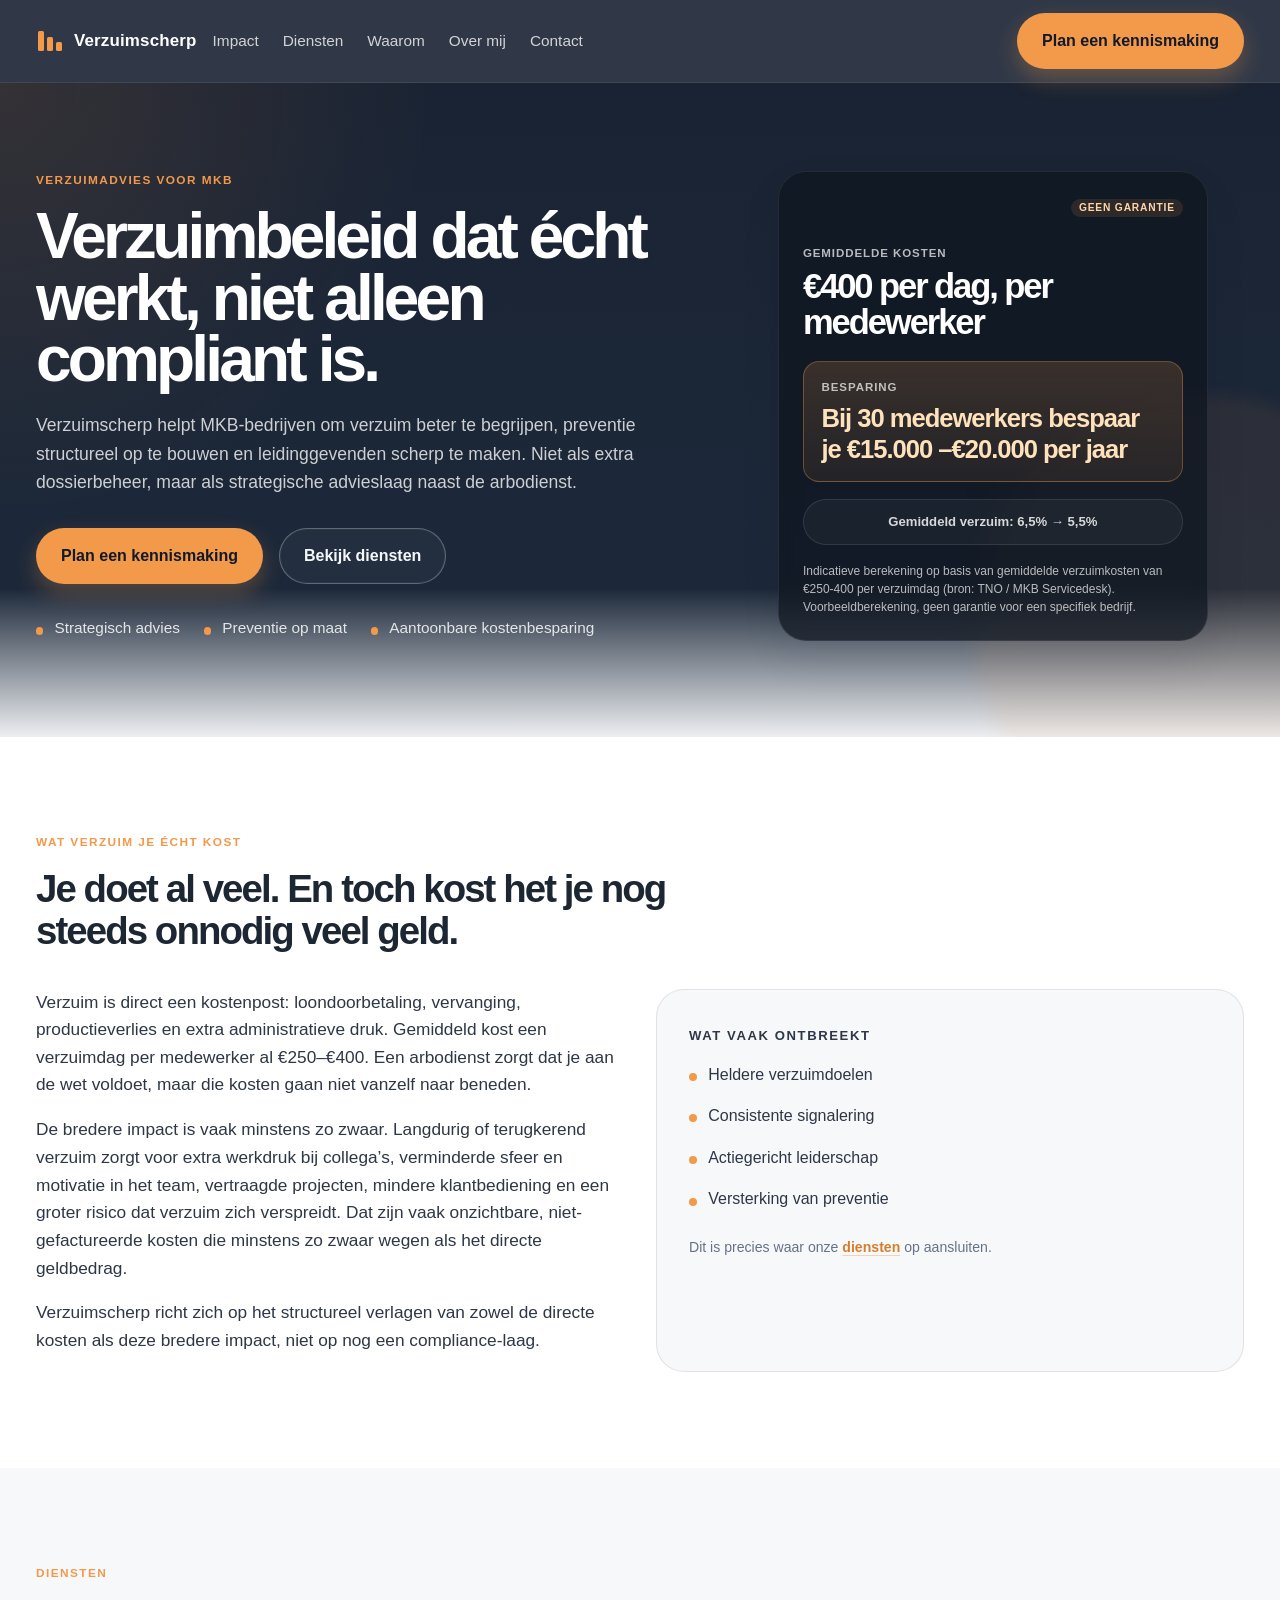
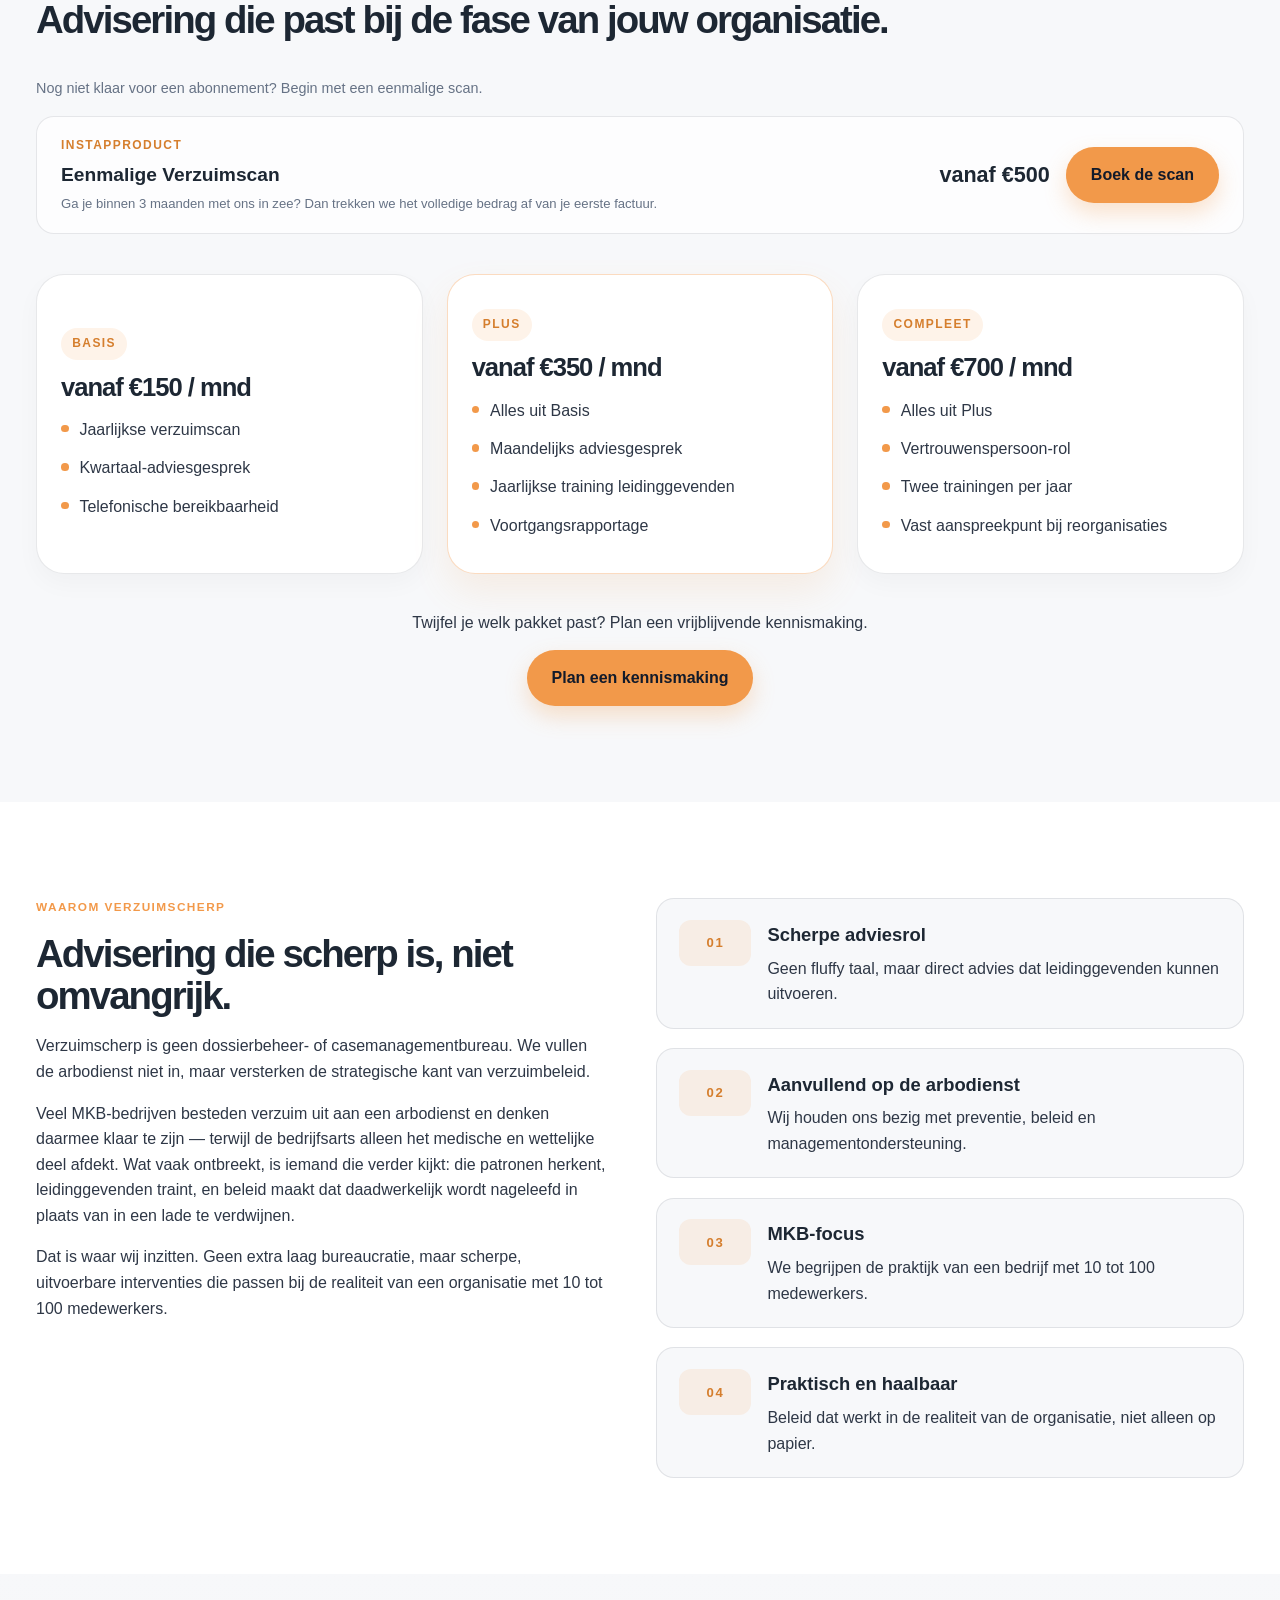
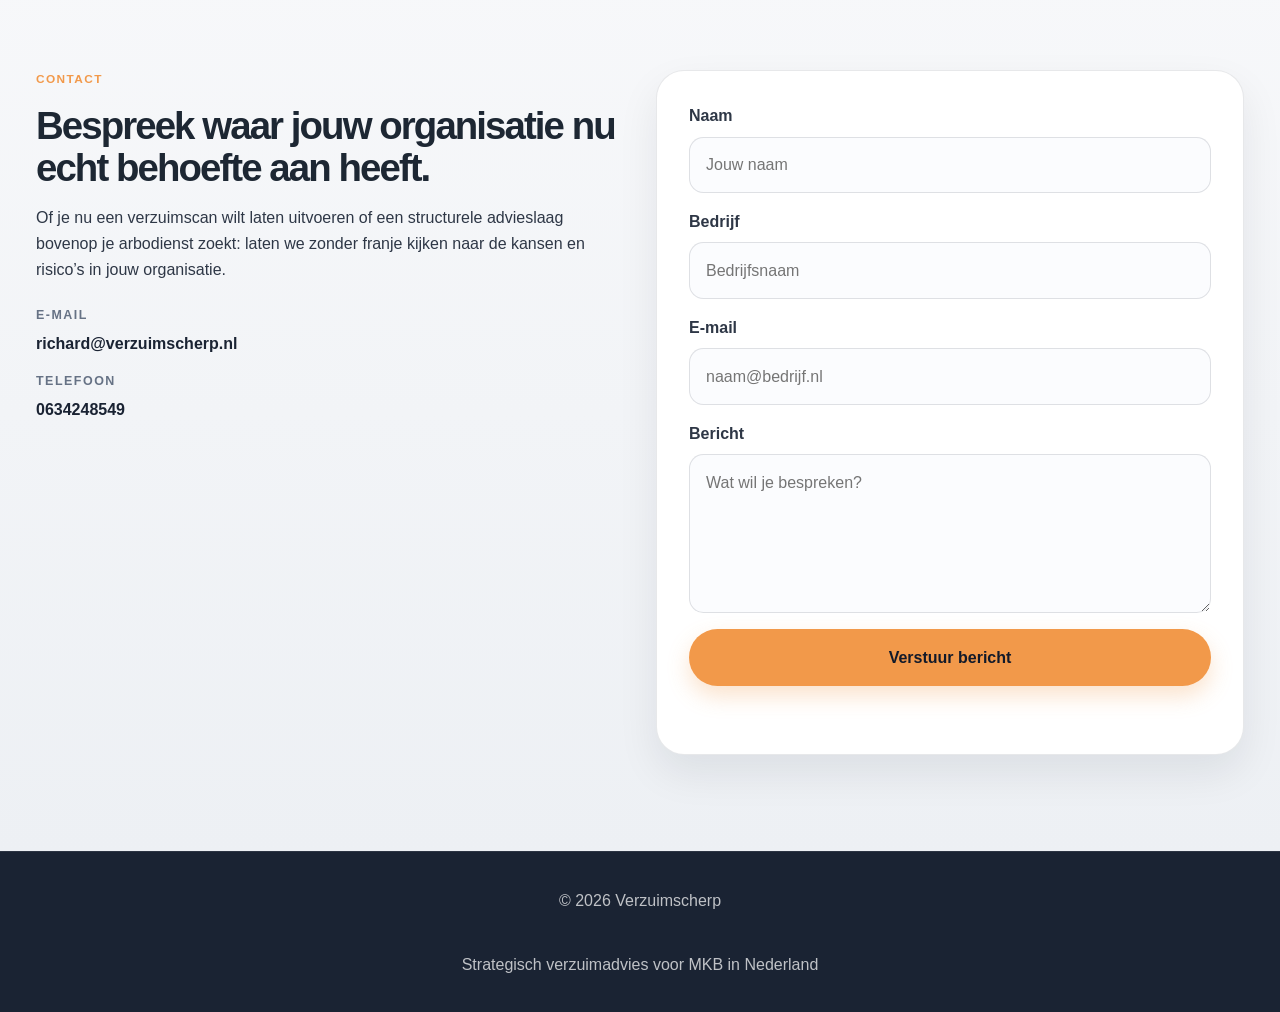
<file: index.html>
<!DOCTYPE html>
<html lang="nl">
  <head>
    <meta charset="UTF-8" />
    <meta name="viewport" content="width=device-width, initial-scale=1.0" />
    <meta
      name="description"
      content="Verzuimscherp helpt MKB-bedrijven met strategisch verzuimadvies, preventie en beleid dat echt werkt."
    />
    <title>Verzuimscherp | Verzuimadvies voor MKB</title>
    <link rel="icon" type="image/svg+xml" href="favicon.svg" />
    <link rel="stylesheet" href="style.css" />
  </head>
  <body>
    <div class="page-shell">
      <header class="site-header">
        <div class="container header-inner">
          <a class="brand" href="#top" aria-label="Verzuimscherp home">
            <svg class="brand-mark" width="28" height="28" viewBox="0 0 28 28" xmlns="http://www.w3.org/2000/svg" aria-hidden="true">
              <rect x="2" y="4" width="6" height="20" rx="1.5" fill="#F2994A"/>
              <rect x="11" y="10" width="6" height="14" rx="1.5" fill="#F2994A"/>
              <rect x="20" y="15" width="6" height="9" rx="1.5" fill="#F2994A"/>
            </svg>
            <span class="brand-text">Verzuimscherp</span>
          </a>

          <nav class="main-nav" aria-label="Hoofdnavigatie">
            <a href="#impact">Impact</a>
            <a href="#diensten">Diensten</a>
            <a href="#waarom">Waarom</a>
            <a href="about.html">Over mij</a>
            <a href="#contact">Contact</a>
          </nav>

          <a class="button button-primary header-cta" href="#contact">Plan een kennismaking</a>
        </div>
      </header>

      <main id="top">
        <section class="hero">
          <div class="container hero-grid">
            <div class="hero-copy">
              <p class="eyebrow">Verzuimadvies voor MKB</p>
              <h1>Verzuimbeleid dat écht werkt, niet alleen compliant is.</h1>
              <p class="lead">
                Verzuimscherp helpt MKB-bedrijven om verzuim beter te begrijpen, preventie
                structureel op te bouwen en leidinggevenden scherp te maken. Niet als
                extra dossierbeheer, maar als strategische advieslaag naast de arbodienst.
              </p>

              <div class="hero-actions">
                <a class="button button-primary" href="#contact">Plan een kennismaking</a>
                <a class="button button-secondary" href="#diensten">Bekijk diensten</a>
              </div>

              <ul class="hero-points" aria-label="Belangrijkste voordelen">
                <li>Strategisch advies</li>
                <li>Preventie op maat</li>
                <li>Aantoonbare kostenbesparing</li>
              </ul>
            </div>

            <div class="hero-visual">
              <div class="visual-card comparison-card">
                <div class="comparison-header">
                  <div></div>
                  <span class="tag">Geen garantie</span>
                </div>

                <div class="cost-pain">
                  <span class="cost-pain-label">Gemiddelde kosten</span>
                  <strong>€400 per dag, per medewerker</strong>
                </div>

                <div class="savings-panel">
                  <span class="savings-label">Besparing</span>
                  <strong>Bij 30 medewerkers bespaar je €15.000 –€20.000 per jaar</strong>
                </div>

                <div class="comparison-bar" aria-label="Gemiddeld verzuim percentage verschil">
                  <span>Gemiddeld verzuim: 6,5% → 5,5%</span>
                </div>

                <p class="comparison-disclaimer">
                  Indicatieve berekening op basis van gemiddelde verzuimkosten van €250-400 per verzuimdag (bron: TNO / MKB Servicedesk).
                  Voorbeeldberekening, geen garantie voor een specifiek bedrijf.
                </p>
              </div>
            </div>
          </div>
        </section>

        <section id="impact" class="section problem">
          <div class="container">
            <div class="section-heading narrow">
              <p class="eyebrow">WAT VERZUIM JE ÉCHT KOST</p>
              <h2>Je doet al veel. En toch kost het je nog steeds onnodig veel geld.</h2>
            </div>

            <div class="problem-grid">
              <div class="problem-copy">
                <p>
                  Verzuim is direct een kostenpost: loondoorbetaling, vervanging, productieverlies
                  en extra administratieve druk. Gemiddeld kost een verzuimdag per medewerker
                  al €250–€400. Een arbodienst zorgt dat je aan de wet voldoet, maar die
                  kosten gaan niet vanzelf naar beneden.
                </p>
                <p>
                  De bredere impact is vaak minstens zo zwaar. Langdurig of terugkerend verzuim
                  zorgt voor extra werkdruk bij collega’s, verminderde sfeer en motivatie in het
                  team, vertraagde projecten, mindere klantbediening en een groter risico dat
                  verzuim zich verspreidt. Dat zijn vaak onzichtbare, niet-gefactureerde kosten
                  die minstens zo zwaar wegen als het directe geldbedrag.
                </p>
                <p>
                  Verzuimscherp richt zich op het structureel verlagen van zowel de directe
                  kosten als deze bredere impact, niet op nog een compliance-laag.
                </p>
              </div>

              <div class="problem-panel">
                <div class="panel-block">
                  <span class="kicker">Wat vaak ontbreekt</span>
                  <ul>
                    <li>Heldere verzuimdoelen</li>
                    <li>Consistente signalering</li>
                    <li>Actiegericht leiderschap</li>
                    <li>Versterking van preventie</li>
                  </ul>
                  <p class="panel-link">Dit is precies waar onze <a href="#diensten">diensten</a> op aansluiten.</p>
                </div>
              </div>
            </div>
          </div>
        </section>

        <section id="diensten" class="section services">
          <div class="container">
            <div class="section-heading">
              <p class="eyebrow">Diensten</p>
              <h2>Advisering die past bij de fase van jouw organisatie.</h2>
            </div>

            <p class="entry-transition">Nog niet klaar voor een abonnement? Begin met een eenmalige scan.</p>
            <div class="entry-offer">
              <div class="entry-copy">
                <span class="entry-label">Instapproduct</span>
                <strong>Eenmalige Verzuimscan</strong>
                <small>Ga je binnen 3 maanden met ons in zee? Dan trekken we het volledige bedrag af van je eerste factuur.</small>
              </div>
              <span class="entry-price">vanaf €500</span>
              <a class="button button-primary entry-offer-button" href="#contact">Boek de scan</a>
            </div>

            <div class="pricing-grid">
              <article class="pricing-card">
                <div class="card-top">
                  <span class="tier">Basis</span>
                  <h3>vanaf €150 / mnd</h3>
                </div>
                <ul>
                  <li id="dienst-verzuimscan">Jaarlijkse verzuimscan</li>
                  <li id="dienst-preventieadvies">Kwartaal-adviesgesprek</li>
                  <li>Telefonische bereikbaarheid</li>
                </ul>
              </article>

              <article class="pricing-card featured">
                <div class="card-top">
                  <span class="tier">Plus</span>
                  <h3>vanaf €350 / mnd</h3>
                </div>
                <ul>
                  <li>Alles uit Basis</li>
                  <li>Maandelijks adviesgesprek</li>
                  <li id="dienst-training">Jaarlijkse training leidinggevenden</li>
                  <li>Voortgangsrapportage</li>
                </ul>
              </article>

              <article class="pricing-card">
                <div class="card-top">
                  <span class="tier">Compleet</span>
                  <h3>vanaf €700 / mnd</h3>
                </div>
                <ul>
                  <li>Alles uit Plus</li>
                  <li>Vertrouwenspersoon-rol</li>
                  <li>Twee trainingen per jaar</li>
                  <li>Vast aanspreekpunt bij reorganisaties</li>
                </ul>
              </article>
            </div>

            <div class="pricing-cta">
              <p>Twijfel je welk pakket past? Plan een vrijblijvende kennismaking.</p>
              <a class="button button-primary" href="#contact">Plan een kennismaking</a>
            </div>
          </div>
        </section>

        <section id="waarom" class="section why-us">
          <div class="container why-grid">
            <div class="why-copy">
              <p class="eyebrow">WAAROM VERZUIMSCHERP</p>
              <h2>Advisering die scherp is, niet omvangrijk.</h2>
              <p>
                Verzuimscherp is geen dossierbeheer- of casemanagementbureau. We vullen de
                arbodienst niet in, maar versterken de strategische kant van verzuimbeleid.
              </p>
              <p>
                Veel MKB-bedrijven besteden verzuim uit aan een arbodienst en denken daarmee
                klaar te zijn — terwijl de bedrijfsarts alleen het medische en wettelijke deel
                afdekt. Wat vaak ontbreekt, is iemand die verder kijkt: die patronen herkent,
                leidinggevenden traint, en beleid maakt dat daadwerkelijk wordt nageleefd in
                plaats van in een lade te verdwijnen.
              </p>
              <p>
                Dat is waar wij inzitten. Geen extra laag bureaucratie, maar scherpe,
                uitvoerbare interventies die passen bij de realiteit van een organisatie met
                10 tot 100 medewerkers.
              </p>
            </div>

            <div class="usp-list">
              <div class="usp-item">
                <span class="usp-number">01</span>
                <div>
                  <h3>Scherpe adviesrol</h3>
                  <p>Geen fluffy taal, maar direct advies dat leidinggevenden kunnen uitvoeren.</p>
                </div>
              </div>

              <div class="usp-item">
                <span class="usp-number">02</span>
                <div>
                  <h3>Aanvullend op de arbodienst</h3>
                  <p>Wij houden ons bezig met preventie, beleid en managementondersteuning.</p>
                </div>
              </div>

              <div class="usp-item">
                <span class="usp-number">03</span>
                <div>
                  <h3>MKB-focus</h3>
                  <p>We begrijpen de praktijk van een bedrijf met 10 tot 100 medewerkers.</p>
                </div>
              </div>

              <div class="usp-item">
                <span class="usp-number">04</span>
                <div>
                  <h3>Praktisch en haalbaar</h3>
                  <p>Beleid dat werkt in de realiteit van de organisatie, niet alleen op papier.</p>
                </div>
              </div>
            </div>
          </div>
        </section>

        <section id="contact" class="section contact">
          <div class="container contact-grid">
            <div class="contact-copy">
              <p class="eyebrow">Contact</p>
              <h2>Bespreek waar jouw organisatie nu echt behoefte aan heeft.</h2>
              <p>
                Of je nu een verzuimscan wilt laten uitvoeren of een structurele advieslaag
                bovenop je arbodienst zoekt: laten we zonder franje kijken naar de kansen en
                risico’s in jouw organisatie.
              </p>

              <div class="contact-details">
                <div>
                  <span>E-mail</span>
                  <a href="mailto:richard@verzuimscherp.nl">richard@verzuimscherp.nl</a>
                </div>
                <div>
                  <span>Telefoon</span>
                  <a href="tel:+31634248549">0634248549</a>
                </div>
              </div>
            </div>

            <form id="lead-form" class="contact-form">
              <div class="field-group">
                <label for="name">Naam</label>
                <input id="name" name="name" type="text" placeholder="Jouw naam" required />
              </div>

              <div class="field-group">
                <label for="company">Bedrijf</label>
                <input id="company" name="company" type="text" placeholder="Bedrijfsnaam" required />
              </div>

              <div class="field-group">
                <label for="email">E-mail</label>
                <input id="email" name="email" type="email" placeholder="naam@bedrijf.nl" required />
              </div>

              <div class="field-group">
                <label for="message">Bericht</label>
                <textarea id="message" name="message" rows="5" placeholder="Wat wil je bespreken?" required></textarea>
              </div>

              <button type="submit" class="button button-primary button-full">Verstuur bericht</button>
              <p class="form-status" aria-live="polite"></p>
            </form>
          </div>
        </section>
      </main>

      <footer class="site-footer">
        <div class="container footer-inner">
          <p>© <span id="year"></span> Verzuimscherp</p>
          <p>Strategisch verzuimadvies voor MKB in Nederland</p>
        </div>
      </footer>
    </div>

    <script src="script.js"></script>
  </body>
</html>
</file>
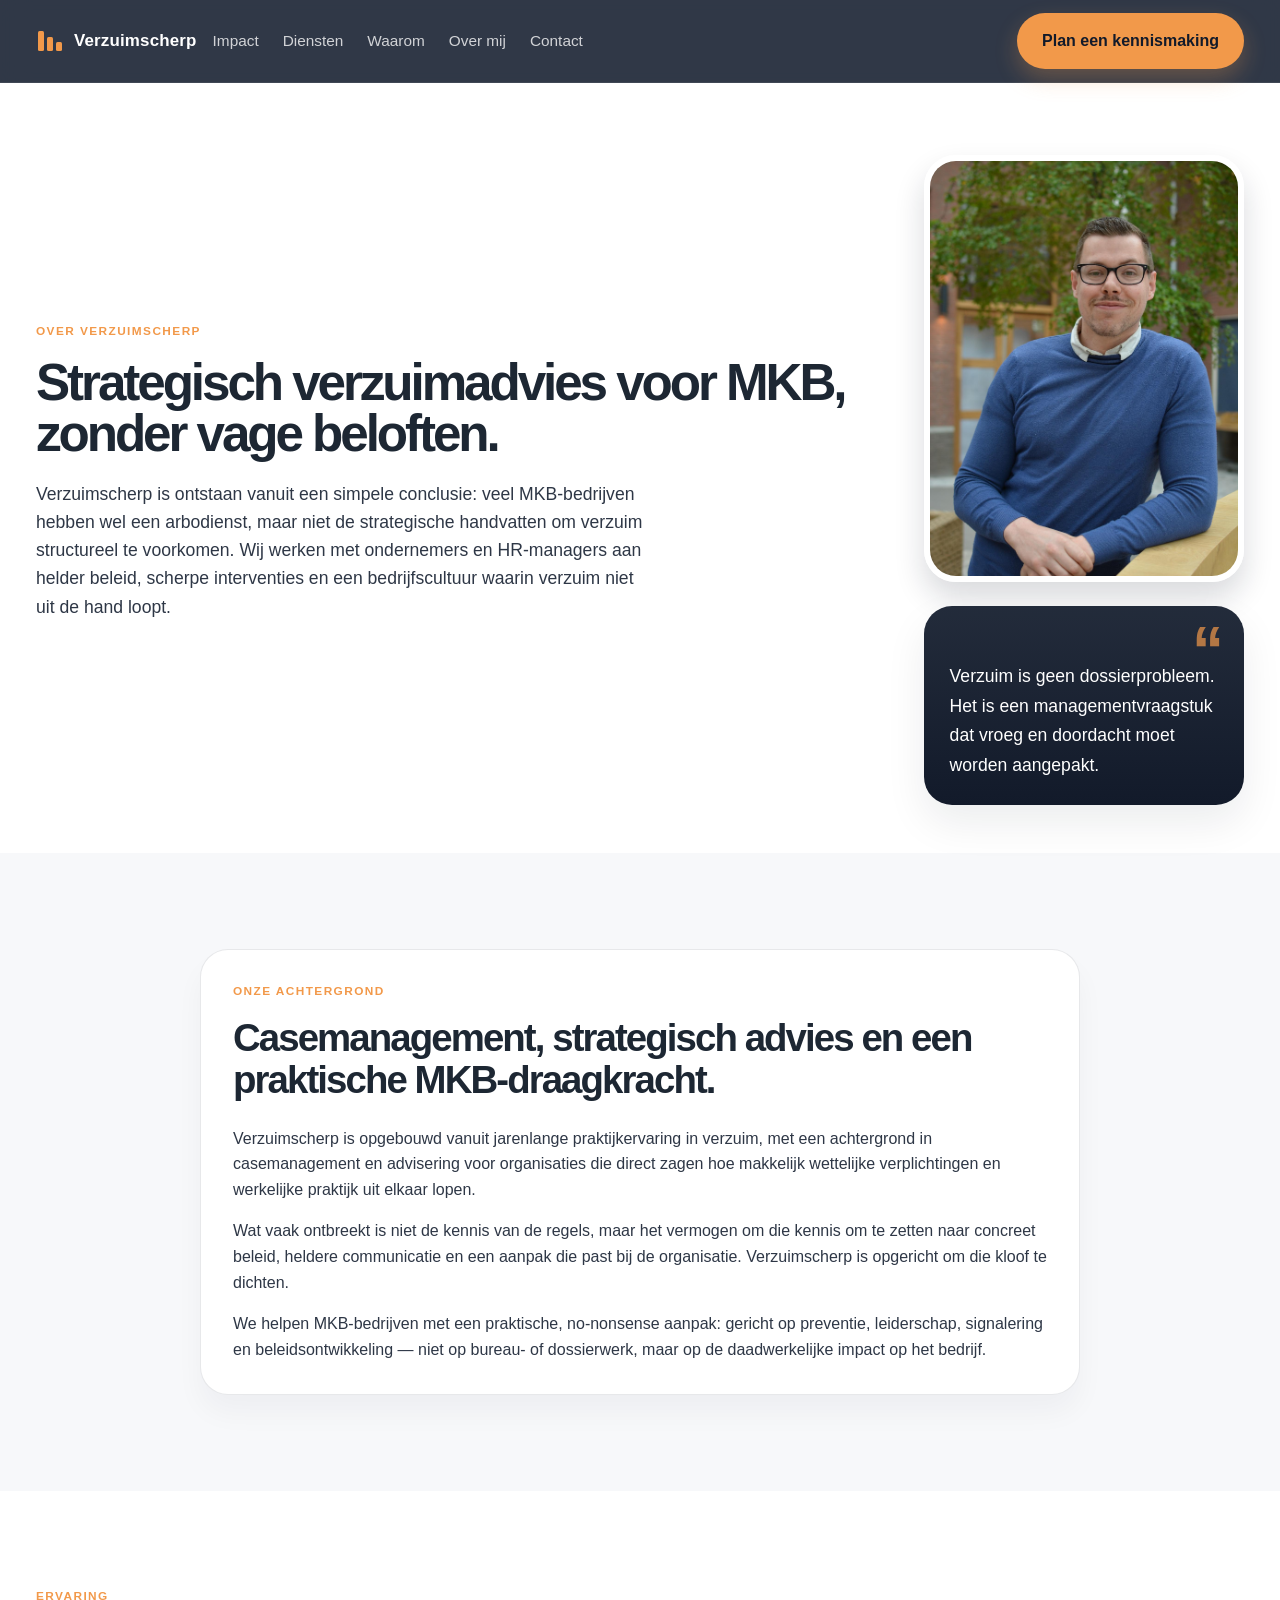
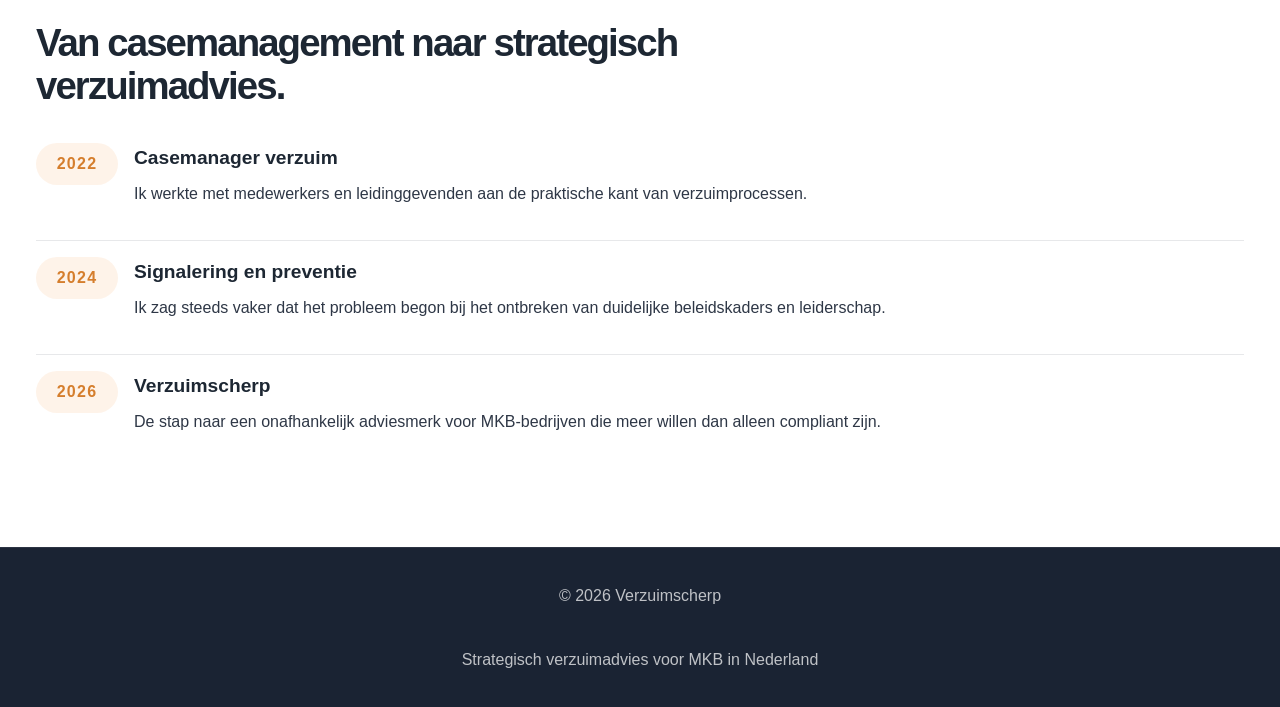
<file: about.html>
<!DOCTYPE html>
<html lang="nl">
  <head>
    <meta charset="UTF-8" />
    <meta name="viewport" content="width=device-width, initial-scale=1.0" />
    <meta
      name="description"
      content="Meer over Verzuimscherp, de achtergrond van het adviesbureau en de aanpak van strategisch verzuimadvies voor MKB."
    />
    <title>Over Verzuimscherp | Verzuimscherp</title>
    <link rel="icon" type="image/svg+xml" href="favicon.svg" />
    <link rel="stylesheet" href="style.css" />
  </head>
  <body>
    <header class="site-header">
      <div class="container header-inner">
        <a class="brand" href="index.html" aria-label="Verzuimscherp home">
          <svg class="brand-mark" width="28" height="28" viewBox="0 0 28 28" xmlns="http://www.w3.org/2000/svg" aria-hidden="true">
            <rect x="2" y="4" width="6" height="20" rx="1.5" fill="#F2994A"/>
            <rect x="11" y="10" width="6" height="14" rx="1.5" fill="#F2994A"/>
            <rect x="20" y="15" width="6" height="9" rx="1.5" fill="#F2994A"/>
          </svg>
          <span class="brand-text">Verzuimscherp</span>
        </a>

        <nav class="main-nav" aria-label="Hoofdnavigatie">
          <a href="index.html#impact">Impact</a>
          <a href="index.html#diensten">Diensten</a>
          <a href="index.html#waarom">Waarom</a>
          <a href="about.html" aria-current="page">Over mij</a>
          <a href="index.html#contact">Contact</a>
        </nav>

        <a class="button button-primary header-cta" href="index.html#contact">Plan een kennismaking</a>
      </div>
    </header>

    <main>
      <section class="about-hero section">
        <div class="container about-grid">
          <div class="about-copy">
            <p class="eyebrow">Over Verzuimscherp</p>
            <h1>Strategisch verzuimadvies voor MKB, zonder vage beloften.</h1>
            <p class="lead lead-dark">
              Verzuimscherp is ontstaan vanuit een simpele conclusie: veel MKB-bedrijven
              hebben wel een arbodienst, maar niet de strategische handvatten om verzuim
              structureel te voorkomen. Wij werken met ondernemers en HR-managers aan helder
              beleid, scherpe interventies en een bedrijfscultuur waarin verzuim niet uit
              de hand loopt.
            </p>
          </div>

          <div class="about-visual">
            <img class="about-photo" src="Richard.jpg" alt="Richard, oprichter van Verzuimscherp" />
            <div class="about-quote">
              <span class="quote-mark">“</span>
              <p>
                Verzuim is geen dossierprobleem. Het is een managementvraagstuk dat vroeg en
                doordacht moet worden aangepakt.
              </p>
            </div>
          </div>
        </div>
      </section>

      <section class="section about-story">
        <div class="container narrow-container">
          <div class="story-card">
            <div class="story-header">
              <p class="eyebrow">Onze achtergrond</p>
              <h2>Casemanagement, strategisch advies en een praktische MKB-draagkracht.</h2>
            </div>

            <div class="story-text">
              <p>
                Verzuimscherp is opgebouwd vanuit jarenlange praktijkervaring in verzuim,
                met een achtergrond in casemanagement en advisering voor organisaties die
                direct zagen hoe makkelijk wettelijke verplichtingen en werkelijke praktijk
                uit elkaar lopen.
              </p>
              <p>
                Wat vaak ontbreekt is niet de kennis van de regels, maar het vermogen om die
                kennis om te zetten naar concreet beleid, heldere communicatie en een aanpak
                die past bij de organisatie. Verzuimscherp is opgericht om die kloof te
                dichten.
              </p>
              <p>
                We helpen MKB-bedrijven met een praktische, no-nonsense aanpak: gericht op
                preventie, leiderschap, signalering en beleidsontwikkeling — niet op bureau-
                of dossierwerk, maar op de daadwerkelijke impact op het bedrijf.
              </p>
            </div>
          </div>
        </div>
      </section>

      <section class="section about-timeline">
        <div class="container">
          <div class="section-heading narrow">
            <p class="eyebrow">Ervaring</p>
            <h2>Van casemanagement naar strategisch verzuimadvies.</h2>
          </div>

          <div class="timeline">
            <div class="timeline-item">
              <span class="timeline-year">2022</span>
              <div class="timeline-content">
                <h3>Casemanager verzuim</h3>
                <p>Ik werkte met medewerkers en leidinggevenden aan de praktische kant van verzuimprocessen.</p>
              </div>
            </div>

            <div class="timeline-item">
              <span class="timeline-year">2024</span>
              <div class="timeline-content">
                <h3>Signalering en preventie</h3>
                <p>Ik zag steeds vaker dat het probleem begon bij het ontbreken van duidelijke beleidskaders en leiderschap.</p>
              </div>
            </div>

            <div class="timeline-item">
              <span class="timeline-year">2026</span>
              <div class="timeline-content">
                <h3>Verzuimscherp</h3>
                <p>De stap naar een onafhankelijk adviesmerk voor MKB-bedrijven die meer willen dan alleen compliant zijn.</p>
              </div>
            </div>
          </div>
        </div>
      </section>
    </main>

    <footer class="site-footer">
      <div class="container footer-inner">
        <p>© <span id="year"></span> Verzuimscherp</p>
        <p>Strategisch verzuimadvies voor MKB in Nederland</p>
      </div>
    </footer>

    <script src="script.js"></script>
  </body>
</html>
</file>
<file: style.css>
:root {
  --bg: #1a2333;
  --bg-strong: #121a2a;
  --text: #1d2733;
  --text-soft: #2e3746;
  --muted: #667285;
  --surface: #ffffff;
  --surface-alt: #f7f8fa;
  --line: rgba(26, 35, 51, 0.1);
  --accent: #f2994a;
  --accent-dark: #d57e2d;
  --accent-soft: rgba(242, 153, 74, 0.12);
  --shadow: 0 18px 40px rgba(18, 26, 42, 0.08);
  --radius-lg: 28px;
  --radius-md: 18px;
  --radius-sm: 10px;
  --container: 1260px;
}

* {
  box-sizing: border-box;
}

html {
  scroll-behavior: smooth;
}

body {
  margin: 0;
  font-family: "Segoe UI", "Helvetica Neue", Arial, sans-serif;
  background: var(--surface-alt);
  color: var(--text);
  line-height: 1.6;
}

a {
  color: inherit;
  text-decoration: none;
}

img {
  max-width: 100%;
  display: block;
}

button,
input,
textarea {
  font: inherit;
}

.page-shell {
  min-height: 100vh;
}

.container {
  width: min(var(--container), calc(100% - 1.5rem));
  margin: 0 auto;
}

@media (min-width: 1200px) {
  .container {
    width: min(var(--container), calc(100% - 4.5rem));
  }
}

.site-header {
  position: sticky;
  top: 0;
  z-index: 30;
  background: rgba(26, 35, 51, 0.9);
  backdrop-filter: blur(14px);
  border-bottom: 1px solid rgba(255, 255, 255, 0.08);
}

.header-inner {
  display: flex;
  align-items: center;
  justify-content: space-between;
  min-height: 82px;
  gap: 1rem;
}

.brand {
  display: inline-flex;
  align-items: center;
  gap: 10px;
  color: #ffffff;
  font-weight: 800;
  letter-spacing: 0.01em;
  line-height: 1;
}

.brand-mark {
  display: block;
  width: 28px;
  height: 28px;
  flex-shrink: 0;
}

.brand-text {
  font-size: 1.06rem;
  white-space: nowrap;
  color: #ffffff;
}

.main-nav {
  display: none;
  align-items: center;
  gap: 1.5rem;
  color: rgba(255, 255, 255, 0.78);
  font-size: 0.96rem;
}

.main-nav a:hover,
.main-nav a:focus-visible {
  color: #fff;
}

.button {
  display: inline-flex;
  align-items: center;
  justify-content: center;
  padding: 0.9rem 1.5rem;
  border-radius: 999px;
  border: 1px solid transparent;
  font-weight: 700;
  transition: transform 0.2s ease, box-shadow 0.2s ease, border-color 0.2s ease;
  cursor: pointer;
}

.button:hover,
.button:focus-visible {
  transform: translateY(-1px);
}

.button-primary {
  background: var(--accent);
  color: var(--bg-strong);
  box-shadow: 0 10px 22px rgba(242, 153, 74, 0.28);
}

.button-primary:hover,
.button-primary:focus-visible {
  background: var(--accent-dark);
}

.button-secondary {
  background: transparent;
  color: var(--bg-strong);
  border-color: rgba(26, 35, 51, 0.15);
}

.hero .button-secondary {
  background: rgba(255, 255, 255, 0.03);
  color: #f5f7fb;
  border-color: rgba(255, 255, 255, 0.28);
  box-shadow: inset 0 0 0 1px rgba(255, 255, 255, 0.04);
}

.hero .button-secondary:hover,
.hero .button-secondary:focus-visible {
  background: rgba(255, 255, 255, 0.06);
  border-color: rgba(255, 255, 255, 0.45);
}

.button-full {
  width: 100%;
}

.hero {
  position: relative;
  overflow: hidden;
  background:
    radial-gradient(circle at top left, rgba(242, 153, 74, 0.12), transparent 30%),
    linear-gradient(180deg, var(--bg) 0%, #1d2a3c 100%);
  color: #fff;
}

.hero::before {
  content: "";
  position: absolute;
  left: 0;
  right: 0;
  bottom: -1px;
  height: 170px;
  background: linear-gradient(
    180deg,
    rgba(26, 35, 51, 0.05) 0%,
    rgba(26, 35, 51, 0.08) 12%,
    rgba(247, 248, 250, 0.96) 100%
  );
  z-index: 0;
}

.hero::after {
  content: "";
  position: absolute;
  inset: auto -12% -18% auto;
  width: 460px;
  height: 460px;
  border-radius: 50%;
  background: rgba(242, 153, 74, 0.08);
  filter: blur(8px);
}

.hero-grid {
  position: relative;
  z-index: 1;
  display: grid;
  grid-template-columns: 1fr;
  gap: 2.5rem;
  align-items: center;
  padding: 4.5rem 0 5rem;
}

.eyebrow {
  margin: 0 0 1rem;
  color: #F2994A;
  text-transform: uppercase;
  letter-spacing: 0.12em;
  font-size: 0.74rem;
  font-weight: 700;
}

.hero-copy h1 {
  margin: 0;
  font-size: clamp(2.5rem, 5vw, 5rem);
  line-height: 0.96;
  letter-spacing: -0.06em;
  max-width: 650px;
}

.lead {
  max-width: 620px;
  margin-top: 1.3rem;
  color: rgba(255, 255, 255, 0.78);
  font-size: 1.1rem;
}

.hero-actions {
  display: flex;
  flex-wrap: wrap;
  gap: 1rem;
  margin-top: 2rem;
}

.hero-points {
  display: flex;
  flex-wrap: wrap;
  gap: 0.9rem 1.5rem;
  list-style: none;
  padding: 0;
  margin: 2rem 0 0;
  color: rgba(255, 255, 255, 0.84);
  font-size: 0.96rem;
}

.hero-points li {
  position: relative;
  padding-left: 1.15rem;
}

.hero-points li::before {
  content: "";
  position: absolute;
  left: 0;
  top: 0.7rem;
  width: 0.45rem;
  height: 0.45rem;
  border-radius: 50%;
  background: var(--accent);
}

.hero-visual {
  display: flex;
  justify-content: center;
}

.visual-card {
  width: min(100%, 430px);
  border: 1px solid rgba(255, 255, 255, 0.08);
  box-shadow: var(--shadow);
  background: rgba(14, 21, 31, 0.72);
  border-radius: var(--radius-lg);
  padding: 1.5rem;
  backdrop-filter: blur(10px);
}

.comparison-card {
  display: grid;
  gap: 1.1rem;
}

.comparison-header {
  display: flex;
  align-items: center;
  justify-content: flex-end;
  min-height: 1.5rem;
}

.tag {
  display: inline-flex;
  align-items: center;
  justify-content: center;
  border-radius: 999px;
  padding: 0.22rem 0.5rem;
  background: rgba(242, 153, 74, 0.12);
  color: #ffd4a8;
  font-size: 0.64rem;
  line-height: 1;
  letter-spacing: 0.08em;
  text-transform: uppercase;
  font-weight: 700;
}

.cost-pain {
  display: grid;
  gap: 0.35rem;
  padding: 0.4rem 0 0.2rem;
}

.cost-pain-label,
.savings-label {
  text-transform: uppercase;
  letter-spacing: 0.08em;
  font-size: 0.72rem;
  color: rgba(255, 255, 255, 0.7);
  font-weight: 700;
}

.cost-pain strong {
  display: block;
  font-size: clamp(1.8rem, 2.7vw, 2.5rem);
  line-height: 1.05;
  letter-spacing: -0.06em;
  color: #fff;
}

.savings-panel {
  display: grid;
  gap: 0.4rem;
  padding: 1rem 1.1rem;
  border-radius: 1rem;
  background: linear-gradient(180deg, rgba(242, 153, 74, 0.18), rgba(242, 153, 74, 0.08));
  border: 1px solid rgba(242, 153, 74, 0.35);
  color: #fff;
}

.savings-panel strong {
  display: block;
  font-size: clamp(1.3rem, 2vw, 1.8rem);
  line-height: 1.2;
  letter-spacing: -0.04em;
  color: #ffe2bc;
}

.comparison-bar {
  display: flex;
  align-items: center;
  justify-content: center;
  padding: 0.7rem 0.9rem;
  border-radius: 999px;
  background: rgba(255, 255, 255, 0.04);
  border: 1px solid rgba(255, 255, 255, 0.1);
  color: rgba(255, 255, 255, 0.82);
  font-size: 0.82rem;
  font-weight: 600;
}

.comparison-disclaimer {
  margin: 0;
  color: rgba(255, 255, 255, 0.7);
  font-size: 0.75rem;
  line-height: 1.5;
}

.section {
  padding: 6rem 0;
}

#impact,
#diensten,
#waarom,
#contact {
  scroll-margin-top: 100px;
}

.problem {
  background: var(--surface);
}

.section-heading {
  margin-bottom: 2.25rem;
}

.narrow {
  max-width: 720px;
}

.section-heading h2 {
  margin: 0;
  font-size: clamp(2rem, 3vw, 3rem);
  letter-spacing: -0.05em;
  line-height: 1.1;
}

.problem-grid {
  display: grid;
  grid-template-columns: 1fr;
  gap: 2rem;
  align-items: stretch;
}

.problem-copy {
  font-size: 1.08rem;
  color: var(--text-soft);
}

.problem-copy p {
  margin-top: 0;
}

.problem-panel {
  display: flex;
}

.panel-block {
  width: 100%;
  background: var(--surface-alt);
  border: 1px solid var(--line);
  border-radius: var(--radius-lg);
  padding: 2rem;
}

.kicker {
  display: inline-block;
  margin-bottom: 1rem;
  color: var(--text-soft);
  font-size: 0.82rem;
  letter-spacing: 0.12em;
  text-transform: uppercase;
  font-weight: 700;
}

.panel-block ul {
  list-style: none;
  padding: 0;
  margin: 0;
  display: grid;
  gap: 1rem;
  color: var(--text-soft);
}

.panel-block li {
  position: relative;
  padding-left: 1.2rem;
}

.panel-block li::before {
  content: "";
  position: absolute;
  left: 0;
  top: 0.7rem;
  width: 0.5rem;
  height: 0.5rem;
  border-radius: 50%;
  background: var(--accent);
}

.panel-link {
  margin: 1.5rem 0 0;
  color: var(--muted);
  font-size: 0.88rem;
}

.panel-link a {
  color: var(--accent-dark);
  font-weight: 700;
  text-decoration: underline;
  text-decoration-color: rgba(242, 153, 74, 0.4);
  text-underline-offset: 0.18em;
}

.panel-link a:hover,
.panel-link a:focus-visible {
  text-decoration-color: var(--accent-dark);
}

.services {
  background: var(--surface-alt);
}

.pricing-grid {
  display: grid;
  grid-template-columns: 1fr;
  gap: 1.5rem;
}

.pricing-card {
  display: flex;
  flex-direction: column;
  justify-content: center;
  min-height: 300px;
  gap: 1rem;
  background: var(--surface);
  border: 1px solid var(--line);
  border-radius: var(--radius-lg);
  padding: 1.7rem 1.5rem;
  box-shadow: 0 10px 24px rgba(18, 26, 42, 0.03);
}

.pricing-card.featured {
  border-color: rgba(242, 153, 74, 0.35);
  box-shadow: 0 18px 36px rgba(242, 153, 74, 0.12);
}

.card-top {
  margin-bottom: 0;
}

.tier {
  display: inline-flex;
  align-items: center;
  justify-content: center;
  padding: 0.4rem 0.7rem;
  border-radius: 999px;
  background: var(--accent-soft);
  color: var(--accent-dark);
  font-size: 0.75rem;
  letter-spacing: 0.12em;
  text-transform: uppercase;
  font-weight: 800;
}

.card-top h3 {
  margin: 0.8rem 0 0;
  font-size: clamp(1.5rem, 2vw, 2rem);
  letter-spacing: -0.04em;
  line-height: 1.1;
}

.pricing-card ul {
  list-style: none;
  padding: 0;
  margin: 0;
  display: grid;
  gap: 0.8rem;
  color: var(--text-soft);
}

.pricing-card li {
  position: relative;
  padding-left: 1.15rem;
}

.pricing-card li::before {
  content: "";
  position: absolute;
  left: 0;
  top: 0.5rem;
  width: 0.48rem;
  height: 0.48rem;
  border-radius: 50%;
  background: var(--accent);
}

.pricing-cta {
  display: grid;
  justify-items: center;
  gap: 0.9rem;
  margin: 2.25rem auto 0;
  text-align: center;
}

.pricing-cta p {
  margin: 0;
  color: var(--text-soft);
}

.entry-offer {
  display: flex;
  flex-wrap: wrap;
  align-items: center;
  justify-content: space-between;
  gap: 0.8rem 1rem;
  margin: 2rem 0 40px;
  padding: 1.2rem 1.5rem;
  border-radius: var(--radius-md);
  border: 1px solid var(--line);
  background: rgba(255, 255, 255, 0.7);
  color: var(--text-soft);
}

.entry-transition {
  margin: 1.5rem 0 -1rem;
  color: var(--muted);
  font-size: 0.9rem;
}

.entry-copy {
  display: grid;
  gap: 0.25rem;
  flex: 1 1 280px;
}

.entry-copy small {
  max-width: 620px;
  color: var(--muted);
  font-size: 0.82rem;
  line-height: 1.45;
}

.entry-label {
  color: var(--accent-dark);
  font-size: 0.75rem;
  font-weight: 700;
  letter-spacing: 0.12em;
  text-transform: uppercase;
}

.entry-offer strong {
  font-size: 1.2rem;
  color: var(--text);
}

.entry-price {
  color: var(--text);
  font-size: 1.35rem;
  font-weight: 800;
  white-space: nowrap;
}

.entry-offer-button {
  flex: 0 0 auto;
}

.why-us {
  background: var(--surface);
}

.why-grid {
  display: grid;
  grid-template-columns: 1fr;
  gap: 2rem;
}

.why-copy h2 {
  margin: 0;
  font-size: clamp(2rem, 3vw, 3rem);
  letter-spacing: -0.05em;
  line-height: 1.1;
}

.why-copy p {
  color: var(--text-soft);
  max-width: 570px;
}

.why-copy .eyebrow {
  color: #F2994A;
}

.usp-list {
  display: grid;
  gap: 1.2rem;
}

.usp-item {
  display: grid;
  grid-template-columns: 72px 1fr;
  gap: 1rem;
  align-items: start;
  padding: 1.3rem 1.4rem;
  border-radius: var(--radius-md);
  background: var(--surface-alt);
  border: 1px solid var(--line);
}

.usp-number {
  display: inline-flex;
  justify-content: center;
  align-items: center;
  font-size: 0.82rem;
  font-weight: 800;
  letter-spacing: 0.12em;
  color: var(--accent-dark);
  background: rgba(242, 153, 74, 0.12);
  border-radius: 0.75rem;
  min-height: 46px;
}

.usp-item h3 {
  margin: 0 0 0.4rem;
  font-size: 1.15rem;
}

.usp-item p {
  margin: 0;
  color: var(--text-soft);
}

.contact {
  background: linear-gradient(180deg, var(--surface-alt) 0%, #edf0f4 100%);
}

.contact-grid {
  display: grid;
  grid-template-columns: 1fr;
  gap: 2rem;
  align-items: start;
}

.contact-copy h2 {
  margin: 0;
  font-size: clamp(2rem, 3vw, 3rem);
  letter-spacing: -0.05em;
  line-height: 1.1;
}

.contact-copy p {
  color: var(--text-soft);
}

.contact-copy .eyebrow {
  color: #F2994A;
}

.contact-details {
  display: grid;
  gap: 1rem;
  margin-top: 1.5rem;
}

.contact-details div {
  display: grid;
  gap: 0.3rem;
}

.contact-details span {
  font-size: 0.78rem;
  letter-spacing: 0.12em;
  text-transform: uppercase;
  color: var(--muted);
  font-weight: 700;
}

.contact-details a {
  color: var(--bg); 
  font-weight: 600;
}

.contact-form {
  background: var(--surface);
  border: 1px solid var(--line);
  border-radius: var(--radius-lg);
  padding: 1.5rem;
  box-shadow: var(--shadow);
}

.field-group {
  display: grid;
  gap: 0.5rem;
  margin-bottom: 1rem;
}

.field-group label {
  font-weight: 600;
  color: var(--text-soft);
}

.field-group input,
.field-group textarea {
  width: 100%;
  border: 1px solid rgba(46, 55, 70, 0.14);
  border-radius: 0.9rem;
  background: #fbfcfe;
  color: var(--text);
  padding: 0.9rem 1rem;
  transition: border-color 0.2s ease, box-shadow 0.2s ease;
}

.field-group input:focus,
.field-group textarea:focus {
  outline: none;
  border-color: rgba(242, 153, 74, 0.7);
  box-shadow: 0 0 0 4px rgba(242, 153, 74, 0.12);
}

.form-status {
  min-height: 1.3em;
  margin: 1rem 0 0;
  color: var(--text-soft);
  font-weight: 600;
}

.about-hero {
  background: var(--surface);
  padding-top: 4.5rem;
  padding-bottom: 3rem;
}

.about-grid {
  display: grid;
  grid-template-columns: 1fr;
  gap: 2rem;
  align-items: center;
}

.about-copy h1 {
  margin: 0;
  font-size: clamp(2.3rem, 4vw, 4.2rem);
  letter-spacing: -0.06em;
  line-height: 1;
  color: var(--text);
}

.lead-dark {
  color: var(--text-soft);
}

.about-visual {
  display: flex;
  flex-direction: column;
  align-items: center;
  gap: 1.5rem;
  justify-content: center;
  width: min(100%, 320px);
  justify-self: center;
}

.about-photo {
  width: min(100%, 340px);
  aspect-ratio: 3 / 4;
  object-fit: cover;
  border: 6px solid var(--surface);
  border-radius: 32px;
  box-shadow: 0 16px 30px rgba(18, 26, 42, 0.16);
}

.about-quote {
  position: relative;
  width: 100%;
  padding: 2rem 1.6rem 1.5rem;
  border-radius: var(--radius-lg);
  background: linear-gradient(180deg, rgba(26, 35, 51, 0.96), rgba(18, 26, 42, 1));
  color: #fff;
  box-shadow: var(--shadow);
}

.quote-mark {
  position: absolute;
  top: 0.8rem;
  right: 1.25rem;
  font-size: 4rem;
  line-height: 1;
  color: rgba(242, 153, 74, 0.7);
  font-weight: 700;
}

.about-quote p {
  margin: 0;
  padding-top: 1.5rem;
  font-size: 1.1rem;
  line-height: 1.7;
}

.about-story {
  background: var(--surface-alt);
}

.narrow-container {
  max-width: 880px;
}

.story-card {
  background: var(--surface);
  border: 1px solid var(--line);
  border-radius: var(--radius-lg);
  padding: 2rem;
  box-shadow: 0 18px 28px rgba(18, 26, 42, 0.04);
}

.story-header h2 {
  margin: 0;
  font-size: clamp(2rem, 3vw, 3rem);
  letter-spacing: -0.05em;
  line-height: 1.1;
}

.story-text {
  margin-top: 1.5rem;
  color: var(--text-soft);
  display: grid;
  gap: 1rem;
}

.story-text p {
  margin: 0;
}

.about-timeline {
  background: var(--surface);
}

.timeline-layout {
  display: grid;
  grid-template-columns: 1fr;
  gap: 2.5rem;
}

.timeline {
  display: grid;
  gap: 1.1rem;
}

.timeline-item {
  position: relative;
  display: grid;
  grid-template-columns: 82px 1fr;
  gap: 1rem;
  align-items: start;
  padding: 1rem 0;
  border-top: 1px solid var(--line);
}

.timeline-item:first-child {
  border-top: none;
  padding-top: 0;
}

.timeline-year {
  display: inline-flex;
  align-items: center;
  justify-content: center;
  min-height: 42px;
  border-radius: 999px;
  background: rgba(242, 153, 74, 0.12);
  color: var(--accent-dark);
  font-weight: 800;
  letter-spacing: 0.08em;
}

.timeline-content h3 {
  margin: 0 0 0.45rem;
  font-size: 1.2rem;
}

.timeline-content p {
  margin: 0;
  color: var(--text-soft);
}

.site-footer {
  background: var(--bg);
  color: rgba(255, 255, 255, 0.72);
  border-top: 1px solid rgba(255, 255, 255, 0.08);
}

.footer-inner {
  display: flex;
  flex-direction: column;
  gap: 0.4rem;
  justify-content: space-between;
  align-items: center;
  min-height: 96px;
  text-align: center;
  padding: 1.2rem 0;
}

@media (min-width: 700px) {
  .about-grid {
    grid-template-columns: minmax(0, 1fr) minmax(280px, 320px);
    gap: 3.5rem;
  }

  .pricing-grid {
    grid-template-columns: repeat(3, minmax(0, 1fr));
  }

  .problem-grid,
  .why-grid,
  .contact-grid {
    grid-template-columns: repeat(2, minmax(0, 1fr));
  }

  .hero-grid {
    grid-template-columns: 1.14fr 0.86fr;
  }
}

@media (min-width: 960px) {
  .main-nav {
    display: flex;
  }

  .header-cta {
    margin-left: auto;
  }

  .hero-grid {
    padding-top: 5.5rem;
    padding-bottom: 6rem;
  }

  .contact-form {
    padding: 2rem;
  }
}

@media (max-width: 699px) {
  .button {
    width: 100%;
  }

  .button-secondary {
    background: rgba(255, 255, 255, 0.04);
    color: #fff;
    border-color: rgba(255, 255, 255, 0.14);
  }

  .hero-copy .button,
  .hero-copy .button-secondary {
    width: auto;
    flex: 1 1 220px;
  }

  .brand-text {
    font-size: 0.98rem;
  }

  .main-nav {
    display: none;
  }
}
</file>
